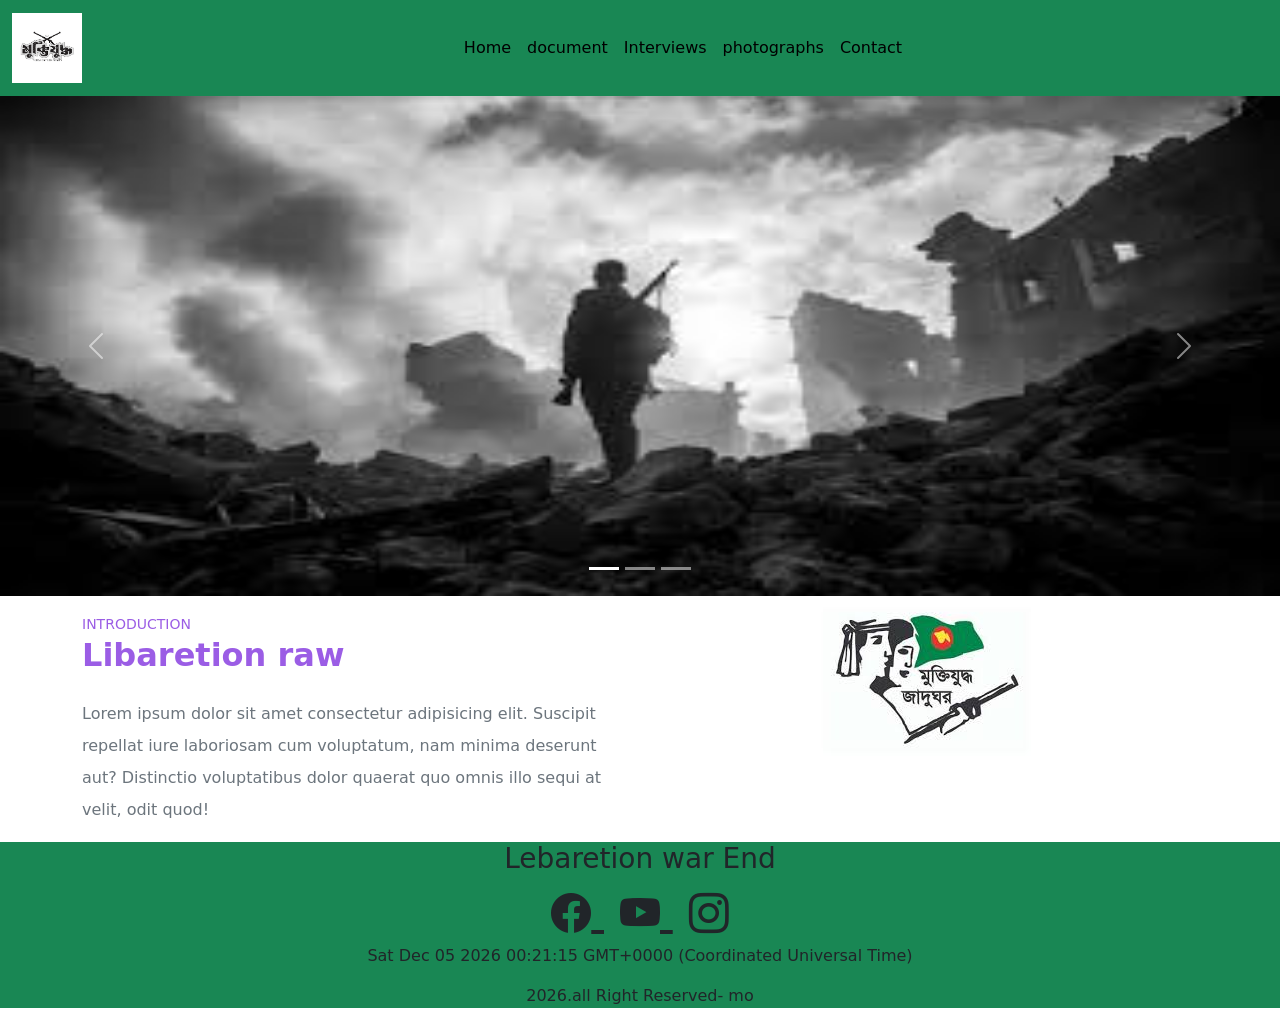
<file: index.html>
<!doctype html>
<html lang="en">
  <head>
    <meta charset="utf-8">
    <meta name="viewport" content="width=device-width, initial-scale=1">
    <title>Bootstrap demo</title>
    <link rel="stylesheet" href="script.css">
    <link href="https://cdn.jsdelivr.net/npm/bootstrap@5.3.8/dist/css/bootstrap.min.css" rel="stylesheet" integrity="sha384-sRIl4kxILFvY47J16cr9ZwB07vP4J8+LH7qKQnuqkuIAvNWLzeN8tE5YBujZqJLB" crossorigin="anonymous">
  </head>
  <body>
    <nav class="navbar navbar-expand-lg bg-success">
  <div class="container-fluid">
    <a class="navbar-brand" href="#"><img src="./l1.png" alt="" height="70px"></a>
    <button class="navbar-toggler" type="button" data-bs-toggle="collapse" data-bs-target="#navbarSupportedContent" aria-controls="navbarSupportedContent" aria-expanded="false" aria-label="Toggle navigation">
      <span class="navbar-toggler-icon"></span>
    </button>
    <div class="collapse navbar-collapse" id="navbarSupportedContent">
      <ul class="navbar-nav mx-auto mb-2 mb-lg-0">
        <li class="nav-item">
          <a class="nav-link active" aria-current="page" href="#">Home</a>
        </li>
        <li class="nav-item">
          <a class="nav-link active" href="Documents.html">document</a>
        </li>
           <li class="nav-item">
          <a class="nav-link active" href="Interviews.html">Interviews</a>
        </li>
           <li class="nav-item">
          <a class="nav-link active" href="Photographs.html">photographs</a>
        </li>
           <li class="nav-item">
          <a class="nav-link active" href="Contact.html">Contact</a>
        </li>
      
      
      </ul>
   
    </div>
  </div>
</nav>
<div id="carouselExampleIndicators" class="carousel slide">
  <div class="carousel-indicators">
    <button type="button" data-bs-target="#carouselExampleIndicators" data-bs-slide-to="0" class="active" aria-current="true" aria-label="Slide 1"></button>
    <button type="button" data-bs-target="#carouselExampleIndicators" data-bs-slide-to="1" aria-label="Slide 2"></button>
    <button type="button" data-bs-target="#carouselExampleIndicators" data-bs-slide-to="2" aria-label="Slide 3"></button>
  </div>
  <div class="carousel-inner">
    <div class="carousel-item active">
      <img src="./home page.jpg" class="d-block w-100" alt="..." height="500px">
    </div>
    <div class="carousel-item">
      <img src="./home page 2.jpg" class="d-block w-100" alt="..." height="500px">
    </div>
    <div class="carousel-item">
      <img src="./home page 3.jpg" class="d-block w-100" alt="..." height="500px">
    </div>
  </div>
  <button class="carousel-control-prev" type="button" data-bs-target="#carouselExampleIndicators" data-bs-slide="prev">
    <span class="carousel-control-prev-icon" aria-hidden="true"></span>
    <span class="visually-hidden">Previous</span>
  </button>
  <button class="carousel-control-next" type="button" data-bs-target="#carouselExampleIndicators" data-bs-slide="next">
    <span class="carousel-control-next-icon" aria-hidden="true"></span>
    <span class="visually-hidden">Next</span>
  </button>
</div>
<div class="container">
    <div class="row">
       
        <div class="col-md-6 pt-3">
            <small class="text-uppercase" style="color: #9B5DE5;">Introduction</small>
            <h1 class="h2 mb-4" style="font-weight: 600;">
                <span style="color: #9B5DE5;" class="font-weight-bold">Libaretion raw</span></h1>
            <p class="text-secondary" style="line-height: 2;">Lorem ipsum dolor sit amet consectetur adipisicing elit.
                Suscipit repellat iure laboriosam cum voluptatum, nam minima deserunt aut? Distinctio voluptatibus dolor
                quaerat quo omnis illo sequi at velit, odit quod!</p>
        </div>
       
             <div class="col-md-6 text-center">
            <img src="./L1.jpg">
        </div>

    </div>
</div>






<!-- Footer -->
    
        
    <footer class="bg-success text-center">
          <div class="container">
      <h3>Lebaretion war End</h3>
      <div >
        <a href="" class="fs-1 mx-2 text-dark">
      <i class="bi bi-facebook">
        </i></a>
        <a href="
       " class="fs-1 mx-2 text-dark">
      <i class="bi bi-youtube">
        </i></a>
        <a href="
       " class="fs-1 mx-2 text-dark">
      <i class="bi bi-instagram">
        </i></a>

        <p id="time"></p>
        <p>2026.all Right Reserved- mo</p>
      </div>
    </footer>
    <!--footer end-->
    







































    









<link rel="stylesheet" href="https://cdn.jsdelivr.net/npm/bootstrap-icons@1.13.1/font/bootstrap-icons.min.css">
 <script src="Script.js"></script>
    <script src="https://cdn.jsdelivr.net/npm/bootstrap@5.3.8/dist/js/bootstrap.bundle.min.js" integrity="sha384-FKyoEForCGlyvwx9Hj09JcYn3nv7wiPVlz7YYwJrWVcXK/BmnVDxM+D2scQbITxI" crossorigin="anonymous"></script>
  </body>
</html>
</file>
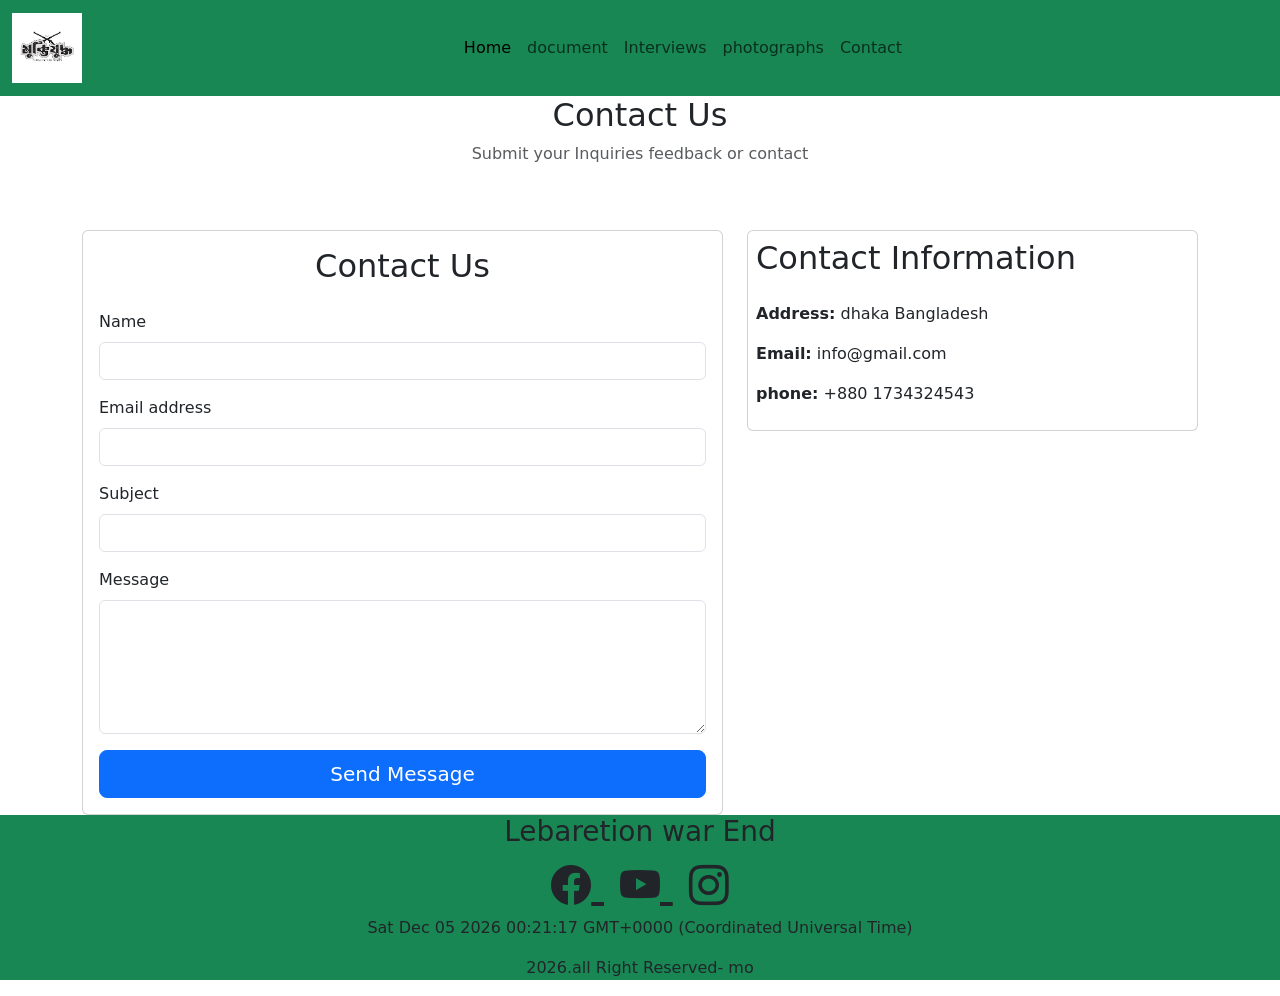
<file: Contact.html>
<!doctype html>
<html lang="en">
  <head>
    <meta charset="utf-8">
    <meta name="viewport" content="width=device-width, initial-scale=1">
    <title>Bootstrap demo</title>
    <link rel="stylesheet" href="script.css">
    <link href="https://cdn.jsdelivr.net/npm/bootstrap@5.3.8/dist/css/bootstrap.min.css" rel="stylesheet" integrity="sha384-sRIl4kxILFvY47J16cr9ZwB07vP4J8+LH7qKQnuqkuIAvNWLzeN8tE5YBujZqJLB" crossorigin="anonymous">
  </head>
  <body>
    <nav class="navbar navbar-expand-lg bg-success">
  <div class="container-fluid">
    <a class="navbar-brand" href="#"><img src="./l1.png" alt="" height="70px"></a>
    <button class="navbar-toggler" type="button" data-bs-toggle="collapse" data-bs-target="#navbarSupportedContent" aria-controls="navbarSupportedContent" aria-expanded="false" aria-label="Toggle navigation">
      <span class="navbar-toggler-icon"></span>
    </button>
    <div class="collapse navbar-collapse" id="navbarSupportedContent">
      <ul class="navbar-nav mx-auto mb-2 mb-lg-0">
        <li class="nav-item">
          <a class="nav-link active" aria-current="page" href="#">Home</a>
        </li>
        <li class="nav-item">
          <a class="nav-link" href="Documents.html">document</a>
        </li>
           <li class="nav-item">
          <a class="nav-link" href="Interviews.html">Interviews</a>
        </li>
           <li class="nav-item">
          <a class="nav-link" href="#">photographs</a>
        </li>
           <li class="nav-item">
          <a class="nav-link" href="Contact.html">Contact</a>
        </li>
      
      
      </ul>
   
    </div>
  </div>
</nav>
<!-- contact us -->
<section>
       <div class="row justify-content-center text-center mb-5">
            <div class="col-lg-6">
                <div class="section-subtitle"></div>
                <h2 class="section-title">Contact Us</h2>
                <p class="text-muted">Submit your Inquiries feedback or contact </p>
            </div>
        </div>
<div class="container">
    <div class="row justify-content-center">
        <div class="col-md-7">
            <form class=" card p-3">
                <h2 class="text-center mb-4">Contact Us</h2>
                <div class="mb-3">
                    <label for="name" class="form-label">Name</label>
                    <input type="text" class="form-control" id="name" required>
                </div>
                <div class="mb-3">
                    <label for="email" class="form-label">Email address</label>
                    <input type="email" class="form-control" id="email" required>
                </div>
                <div class="mb-3">
                    <label for="subject" class="form-label">Subject</label>
                    <input type="text" class="form-control" id="subject" required>
                </div>
                <div class="mb-3">
                    <label for="message" class="form-label">Message</label>
                    <textarea class="form-control" id="message" rows="5" required></textarea>
                </div>
                <div class="d-grid">
                    <button type="submit" class="btn btn-primary btn-lg">Send Message</button>
                </div>
            </form>
        </div>
        <div class="col-md-5">
            <div class="p-2 card rounded">
                <h2 class="mb-4">Contact Information</h2>
                <p><strong>Address:</strong> dhaka Bangladesh</p>
                <p><strong>Email:</strong> info@gmail.com</p>
                <p><strong>phone:</strong> +880 1734324543</p>
            </div>
        </div>
    </div>
</div>

</section>
<!-- Footer -->
    
        
    <footer class="bg-success text-center">
          <div class="container">
      <h3>Lebaretion war End</h3>
      <div >
        <a href="" class="fs-1 mx-2 text-dark">
      <i class="bi bi-facebook">
        </i></a>
        <a href="
       " class="fs-1 mx-2 text-dark">
      <i class="bi bi-youtube">
        </i></a>
        <a href="
       " class="fs-1 mx-2 text-dark">
      <i class="bi bi-instagram">
        </i></a>

        <p id="time"></p>
        <p>2026.all Right Reserved- mo</p>
      </div>
    </footer>
    <!--footer end-->
    







































    









<link rel="stylesheet" href="https://cdn.jsdelivr.net/npm/bootstrap-icons@1.13.1/font/bootstrap-icons.min.css">
 <script src="Script.js"></script>
    <script src="https://cdn.jsdelivr.net/npm/bootstrap@5.3.8/dist/js/bootstrap.bundle.min.js" integrity="sha384-FKyoEForCGlyvwx9Hj09JcYn3nv7wiPVlz7YYwJrWVcXK/BmnVDxM+D2scQbITxI" crossorigin="anonymous"></script>
  </body>
</html>
</file>
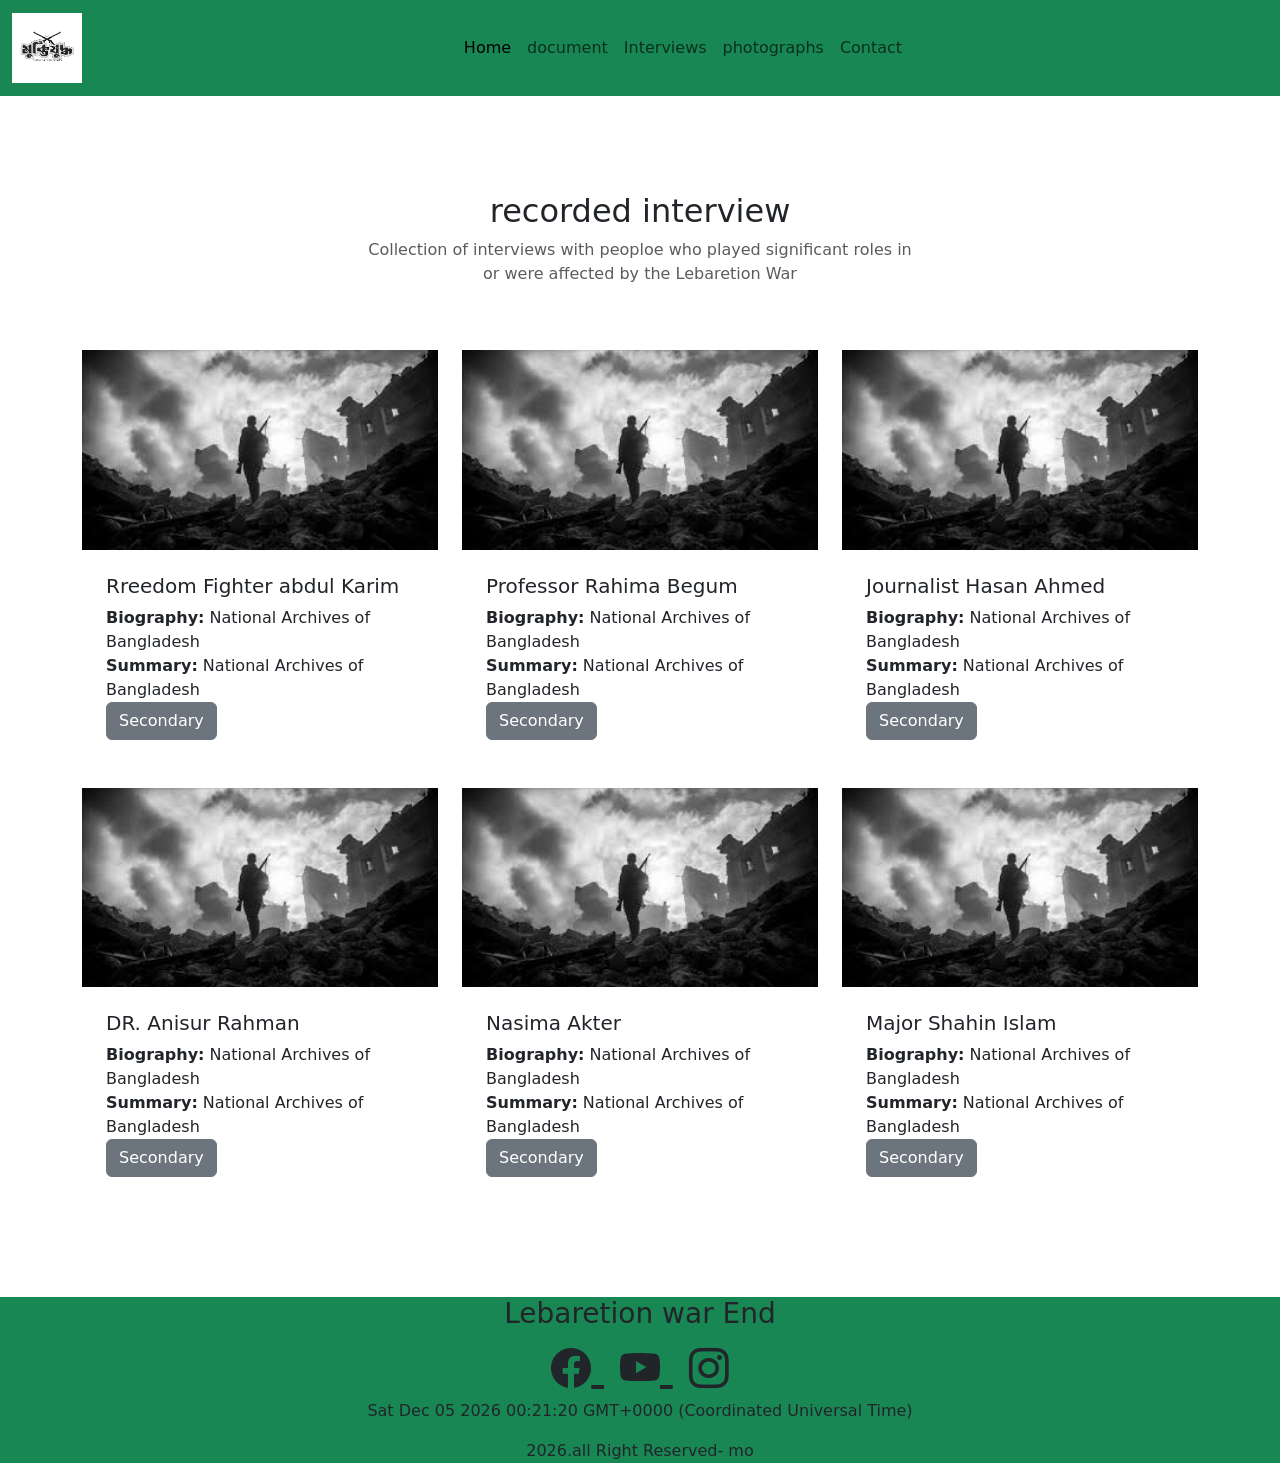
<file: Interviews.html>
<!doctype html>
<html lang="en">
  <head>
    <meta charset="utf-8">
    <meta name="viewport" content="width=device-width, initial-scale=1">
    <title>Bootstrap demo</title>
    <link rel="stylesheet" href="script.css">
    <link href="https://cdn.jsdelivr.net/npm/bootstrap@5.3.8/dist/css/bootstrap.min.css" rel="stylesheet" integrity="sha384-sRIl4kxILFvY47J16cr9ZwB07vP4J8+LH7qKQnuqkuIAvNWLzeN8tE5YBujZqJLB" crossorigin="anonymous">
  </head>
  <body>
    <nav class="navbar navbar-expand-lg bg-success">
  <div class="container-fluid">
    <a class="navbar-brand" href="#"><img src="./l1.png" alt="" height="70px"></a>
    <button class="navbar-toggler" type="button" data-bs-toggle="collapse" data-bs-target="#navbarSupportedContent" aria-controls="navbarSupportedContent" aria-expanded="false" aria-label="Toggle navigation">
      <span class="navbar-toggler-icon"></span>
    </button>
    <div class="collapse navbar-collapse" id="navbarSupportedContent">
      <ul class="navbar-nav mx-auto mb-2 mb-lg-0">
        <li class="nav-item">
          <a class="nav-link active" aria-current="page" href="#">Home</a>
        </li>
        <li class="nav-item">
          <a class="nav-link" href="Documents.html">document</a>
        </li>
           <li class="nav-item">
          <a class="nav-link" href="Interviews.html">Interviews</a>
        </li>
           <li class="nav-item">
          <a class="nav-link" href="#">photographs</a>
        </li>
           <li class="nav-item">
          <a class="nav-link" href="Contact.html">Contact</a>
        </li>
      
      
      </ul>
   
    </div>
  </div>
</nav>


<section class="py-5 bg-soft">
    <div class="container py-5">
        <!-- Section Header -->
        <div class="row justify-content-center text-center mb-5">
            <div class="col-lg-6">
                <div class="section-subtitle"></div>
                <h2 class="section-title">recorded interview</h2>
                <p class="text-muted">Collection of interviews with peoploe who played significant roles in or were affected by the Lebaretion War</p>
            </div>
        </div>

        <!-- Team Members -->
        <div class="row g-4">
            <!-- Team Member 1 -->
            <div class="col-lg-4 col-md-4">
                <div class="team-card h-100">
                    <img src="./home page.jpg" alt="Team member" class="team-image w-100">
                    <div class="p-4">
                     
                        <h5>Rreedom Fighter abdul Karim </h5>
                     
                         <div>
                                <strong>Biography:</strong> National Archives of Bangladesh
                            </div>
                             <div>
                                <strong>Summary:</strong> National Archives of Bangladesh
                            </div>
                            <button type="button" class="btn btn-secondary">Secondary</button>
                    </div>
                </div>
            </div>

            <!-- Team Member 2 -->
            <div class="col-lg-4 col-md-4">
                <div class="team-card h-100">
                    <img src="./home page.jpg" alt="Team member" class="team-image w-100">
                    <div class="p-4">
                     
                        <h5> Professor Rahima Begum</h5>
                       
                         <div>
                                <strong>Biography:</strong> National Archives of Bangladesh
                            </div>
                             <div>
                                <strong>Summary:</strong> National Archives of Bangladesh
                            </div>
                            <button type="button" class="btn btn-secondary">Secondary</button>
                      
                    </div>
                </div>
            </div>

            <!-- Team Member 3 -->
            <div class="col-lg-4 col-md-4">
                <div class="team-card h-100">
                    <img src="./home page.jpg" alt="Team member" class="team-image w-100">
                    <div class="p-4">
                    
                        <h5>Journalist Hasan Ahmed</h5>
                       <div>
                                <strong>Biography:</strong> National Archives of Bangladesh
                            </div>
                             <div>
                                <strong>Summary:</strong> National Archives of Bangladesh
                            </div>
                            <button type="button" class="btn btn-secondary">Secondary</button>
                     
                    </div>
                </div>
            </div>

            <!-- Team Member 4 -->
            <div class="col-lg-4 col-md-4">
                <div class="team-card h-100">
                    <img src="./home page.jpg" alt="Team member" class="team-image w-100">
                    <div class="p-4">
                  
                        <h5>DR. Anisur Rahman</h5>
                       
                     <div>
                                <strong>Biography:</strong> National Archives of Bangladesh
                            </div>
                             <div>
                                <strong>Summary:</strong> National Archives of Bangladesh
                            </div>
                            <button type="button" class="btn btn-secondary">Secondary</button>
                    </div>
                </div>
            </div>
              <div class="col-lg-4 col-md-4">
                <div class="team-card h-100">
                    <img src="./home page.jpg" alt="Team member" class="team-image w-100">
                    <div class="p-4">
                  
                        <h5>Nasima Akter</h5>
                      
                     <div>
                                <strong>Biography:</strong> National Archives of Bangladesh
                            </div>
                             <div>
                                <strong>Summary:</strong> National Archives of Bangladesh
                            </div>
                            <button type="button" class="btn btn-secondary">Secondary</button>
                    </div>
                </div>
            </div>
              <div class="col-lg-4 col-md-4">
                <div class="team-card h-100">
                    <img src="./home page.jpg" alt="Team member" class="team-image w-100">
                    <div class="p-4">
                  
                        <h5>Major Shahin Islam</h5>
                      
                     <div>
                                <strong>Biography:</strong> National Archives of Bangladesh
                            </div>
                             <div>
                                <strong>Summary:</strong> National Archives of Bangladesh
                            </div>
                            <button type="button" class="btn btn-secondary">Secondary</button>
                    </div>
                </div>
            </div>
        </div>
    </div>
</section>

<!-- Footer -->
    
        
    <footer class="bg-success text-center">
          <div class="container">
      <h3>Lebaretion war End</h3>
      <div >
        <a href="" class="fs-1 mx-2 text-dark">
      <i class="bi bi-facebook">
        </i></a>
        <a href="
       " class="fs-1 mx-2 text-dark">
      <i class="bi bi-youtube">
        </i></a>
        <a href="
       " class="fs-1 mx-2 text-dark">
      <i class="bi bi-instagram">
        </i></a>

        <p id="time"></p>
        <p>2026.all Right Reserved- mo</p>
      </div>
    </footer>
    <!--footer end-->
    







































    









<link rel="stylesheet" href="https://cdn.jsdelivr.net/npm/bootstrap-icons@1.13.1/font/bootstrap-icons.min.css">
 <script src="Script.js"></script>
    <script src="https://cdn.jsdelivr.net/npm/bootstrap@5.3.8/dist/js/bootstrap.bundle.min.js" integrity="sha384-FKyoEForCGlyvwx9Hj09JcYn3nv7wiPVlz7YYwJrWVcXK/BmnVDxM+D2scQbITxI" crossorigin="anonymous"></script>
  </body>
</html>
</file>
<file: script.css>
li a:hover{
    background-color: brown;
    color: aquamarine !important;
    border-radius: 10%;
}
</file>
